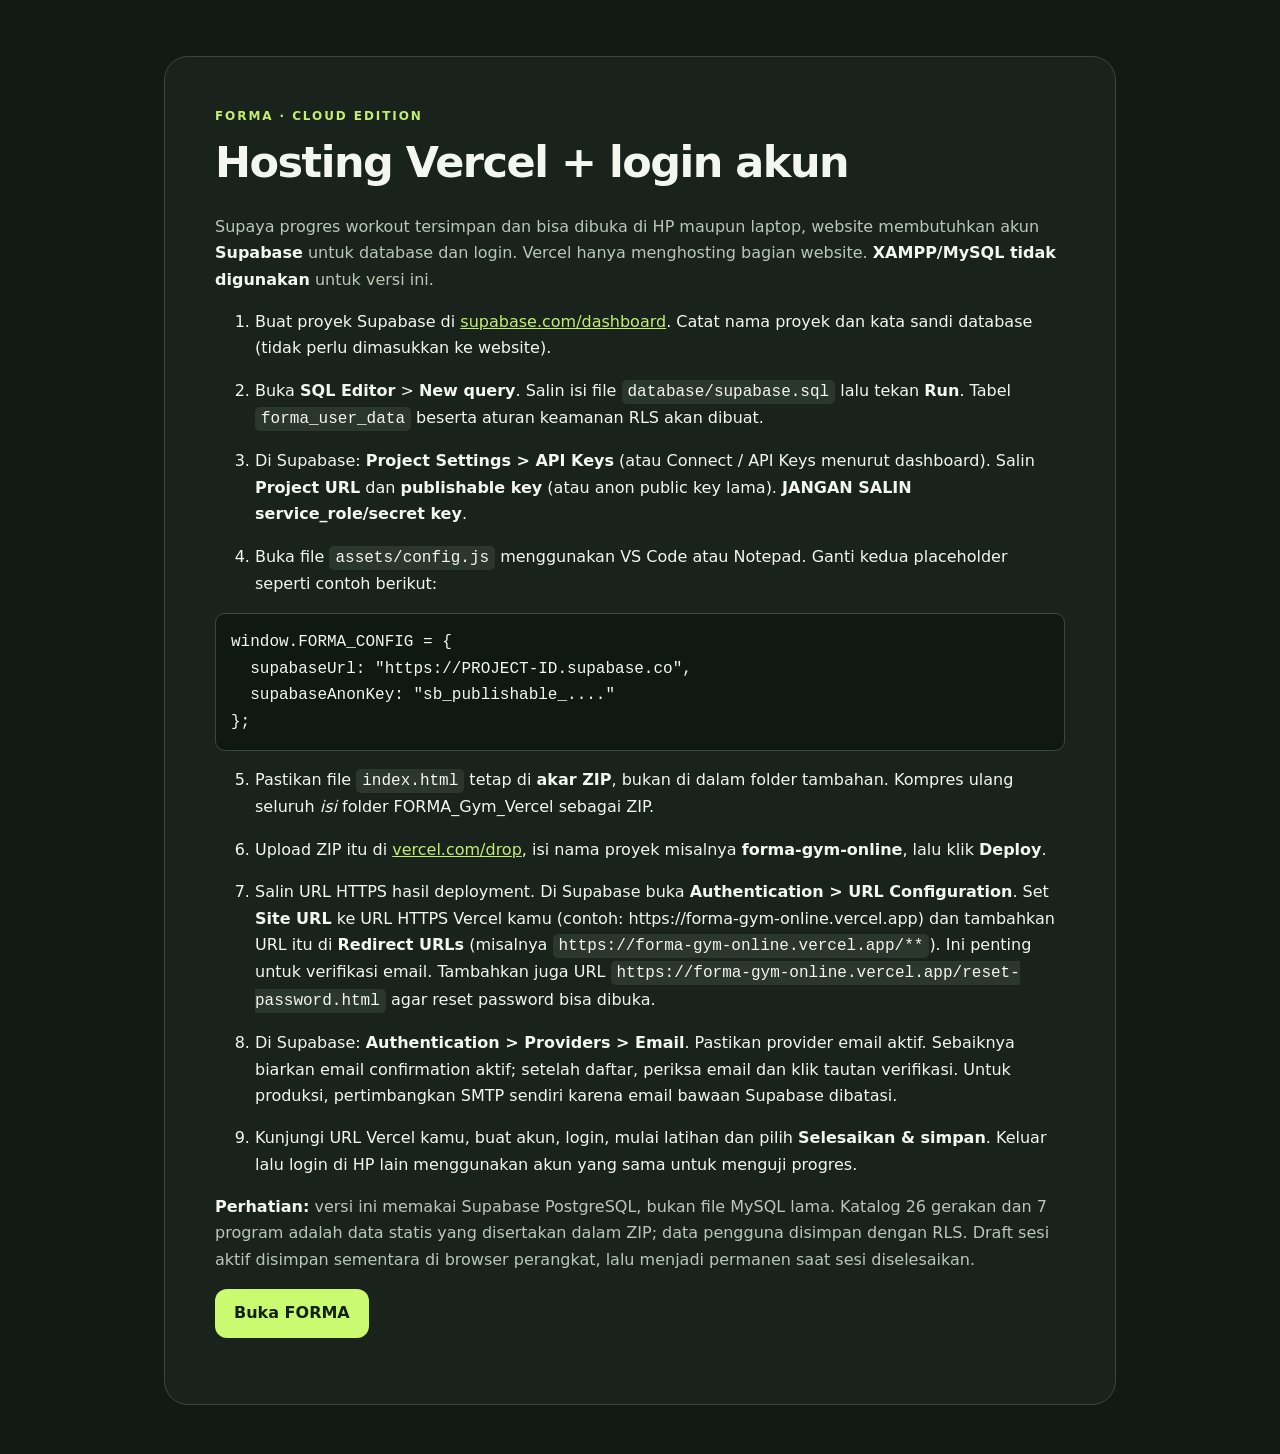
<file: SETUP.html>
<!doctype html><html lang="id"><head><meta charset="utf-8"><meta name="viewport" content="width=device-width,initial-scale=1"><title>FORMA — Panduan Hosting</title><style>body{margin:0;background:#111a13;color:#f4f6f0;font:16px/1.65 system-ui,sans-serif;padding:20px}main{max-width:850px;margin:4vh auto;background:#19231b;padding:clamp(22px,4vw,50px);border:1px solid #384a3b;border-radius:24px}h1{font-size:clamp(28px,5vw,43px);letter-spacing:-1.5px;margin:0 0 8px}.tag{color:#c2ee73;font-weight:800;letter-spacing:.16em;font-size:12px;text-transform:uppercase}p{color:#b9c7ba}li{margin:16px 0}a{color:#c2ee73}code{background:#2b362d;padding:3px 6px;border-radius:5px;overflow-wrap:anywhere}pre{background:#101812;border:1px solid #384a3b;padding:15px;white-space:pre-wrap;border-radius:10px;overflow:auto}b{color:#f4f6f0}.btn{display:inline-flex;padding:11px 19px;border-radius:12px;color:#132219!important;background:#c9fa70;text-decoration:none;font-weight:800}</style></head><body><main><div class="tag">FORMA · CLOUD EDITION</div><h1>Hosting Vercel + login akun</h1><p>Supaya progres workout tersimpan dan bisa dibuka di HP maupun laptop, website membutuhkan akun <b>Supabase</b> untuk database dan login. Vercel hanya menghosting bagian website. <b>XAMPP/MySQL tidak digunakan</b> untuk versi ini.</p><ol>
<li>Buat proyek Supabase di <a href="https://supabase.com/dashboard" target="_blank">supabase.com/dashboard</a>. Catat nama proyek dan kata sandi database (tidak perlu dimasukkan ke website).</li>
<li>Buka <b>SQL Editor</b> &gt; <b>New query</b>. Salin isi file <code>database/supabase.sql</code> lalu tekan <b>Run</b>. Tabel <code>forma_user_data</code> beserta aturan keamanan RLS akan dibuat.</li>
<li>Di Supabase: <b>Project Settings &gt; API Keys</b> (atau Connect / API Keys menurut dashboard). Salin <b>Project URL</b> dan <b>publishable key</b> (atau anon public key lama). <b>JANGAN SALIN service_role/secret key</b>.</li>
<li>Buka file <code>assets/config.js</code> menggunakan VS Code atau Notepad. Ganti kedua placeholder seperti contoh berikut:</li>
</ol><pre>window.FORMA_CONFIG = {
  supabaseUrl: "https://PROJECT-ID.supabase.co",
  supabaseAnonKey: "sb_publishable_...."
};</pre><ol start="5">
<li>Pastikan file <code>index.html</code> tetap di <b>akar ZIP</b>, bukan di dalam folder tambahan. Kompres ulang seluruh <em>isi</em> folder FORMA_Gym_Vercel sebagai ZIP.</li>
<li>Upload ZIP itu di <a href="https://vercel.com/drop" target="_blank">vercel.com/drop</a>, isi nama proyek misalnya <b>forma-gym-online</b>, lalu klik <b>Deploy</b>.</li>
<li>Salin URL HTTPS hasil deployment. Di Supabase buka <b>Authentication &gt; URL Configuration</b>. Set <b>Site URL</b> ke URL HTTPS Vercel kamu (contoh: https://forma-gym-online.vercel.app) dan tambahkan URL itu di <b>Redirect URLs</b> (misalnya <code>https://forma-gym-online.vercel.app/**</code>). Ini penting untuk verifikasi email. Tambahkan juga URL <code>https://forma-gym-online.vercel.app/reset-password.html</code> agar reset password bisa dibuka.</li>
<li>Di Supabase: <b>Authentication &gt; Providers &gt; Email</b>. Pastikan provider email aktif. Sebaiknya biarkan email confirmation aktif; setelah daftar, periksa email dan klik tautan verifikasi. Untuk produksi, pertimbangkan SMTP sendiri karena email bawaan Supabase dibatasi.</li>
<li>Kunjungi URL Vercel kamu, buat akun, login, mulai latihan dan pilih <b>Selesaikan &amp; simpan</b>. Keluar lalu login di HP lain menggunakan akun yang sama untuk menguji progres.</li>
</ol><p><b>Perhatian:</b> versi ini memakai Supabase PostgreSQL, bukan file MySQL lama. Katalog 26 gerakan dan 7 program adalah data statis yang disertakan dalam ZIP; data pengguna disimpan dengan RLS. Draft sesi aktif disimpan sementara di browser perangkat, lalu menjadi permanen saat sesi diselesaikan.</p><p><a class="btn" href="index.html">Buka FORMA</a></p></main></body></html>
</file>
